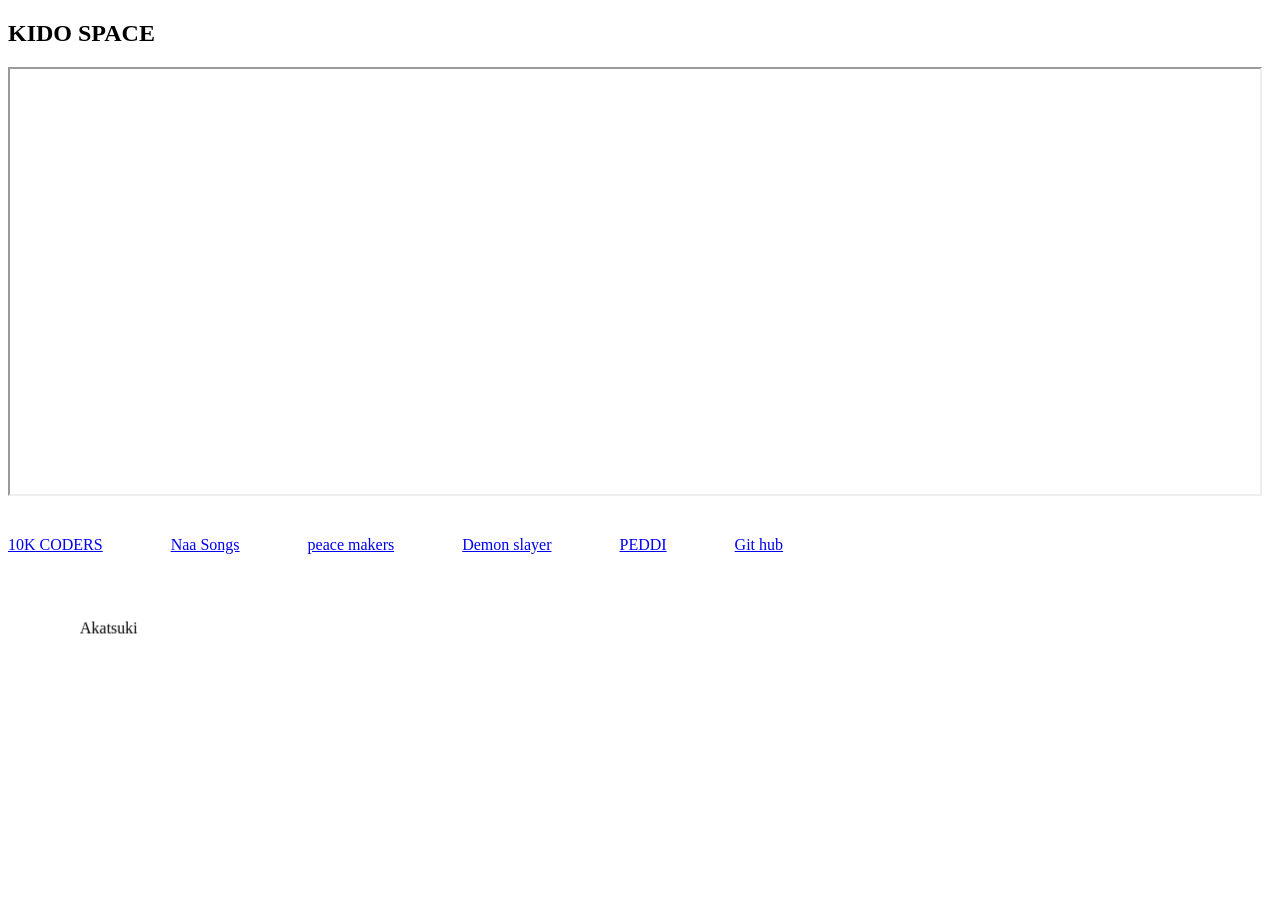
<file: IFRAME/index.html>
<!DOCTYPE html>
<html lang="en">
<head>
    <meta charset="UTF-8">
    <meta name="viewport" content="width=device-width, initial-scale=1.0">
    <title>iframes Website</title>
    <link rel="icon" type="image/png" href="https://i.pinimg.com/webp/1200x/10/b5/d0/10b5d08b263022144daae90cd8c76a3c.webp">
</head>
<body>
    <h2>KIDO SPACE</h2>
    <iframe src="https://www.10000coders.in/" Fframeborder="1px" height="425px" width="1250px" name="ifram"></iframe>
    <br><br><br>
    <a href="https://www.10000coders.in/" target="ifram">10K CODERS</a>&nbsp;&nbsp;&nbsp;&nbsp;&nbsp;&nbsp;&nbsp;&nbsp;&nbsp;&nbsp;&nbsp;&nbsp;&nbsp;&nbsp;&nbsp;&nbsp;
    <a href="https://naasongs.com.co/" target="ifram">Naa Songs</a>&nbsp;&nbsp;&nbsp;&nbsp;&nbsp;&nbsp;&nbsp;&nbsp;&nbsp;&nbsp;&nbsp;&nbsp;&nbsp;&nbsp;&nbsp;&nbsp;
    <a href="https://m.media-amazon.com/images/I/71Ie10rqcOL._AC_UF894,1000_QL80_.jpg" target="ifram">peace makers</a>&nbsp;&nbsp;&nbsp;&nbsp;&nbsp;&nbsp;&nbsp;&nbsp;&nbsp;&nbsp;&nbsp;&nbsp;&nbsp;&nbsp;&nbsp;&nbsp;
    <a href="./Demon Slayer Kimetsu no Yaiba Infinity Castle  MAIN TRAILER.mp4" target="ifram">Demon slayer</a>&nbsp;&nbsp;&nbsp;&nbsp;&nbsp;&nbsp;&nbsp;&nbsp;&nbsp;&nbsp;&nbsp;&nbsp;&nbsp;&nbsp;&nbsp;&nbsp;
    <a href="./Rai rai ra ra.mp3" target="ifram">PEDDI</a>&nbsp;&nbsp;&nbsp;&nbsp;&nbsp;&nbsp;&nbsp;&nbsp;&nbsp;&nbsp;&nbsp;&nbsp;&nbsp;&nbsp;&nbsp;&nbsp;
    <a href="https://github.com/abdulmuqeemshaik" target="ifram">Git hub</a>

    <br><br><br>
    <marquee behavior="alternate" direction="right" height="60px">
        <marquee behavior="alternate" direction="up" height="60px">Akatsuki</marquees>
    </marquee>
</body>
</html>
</file>
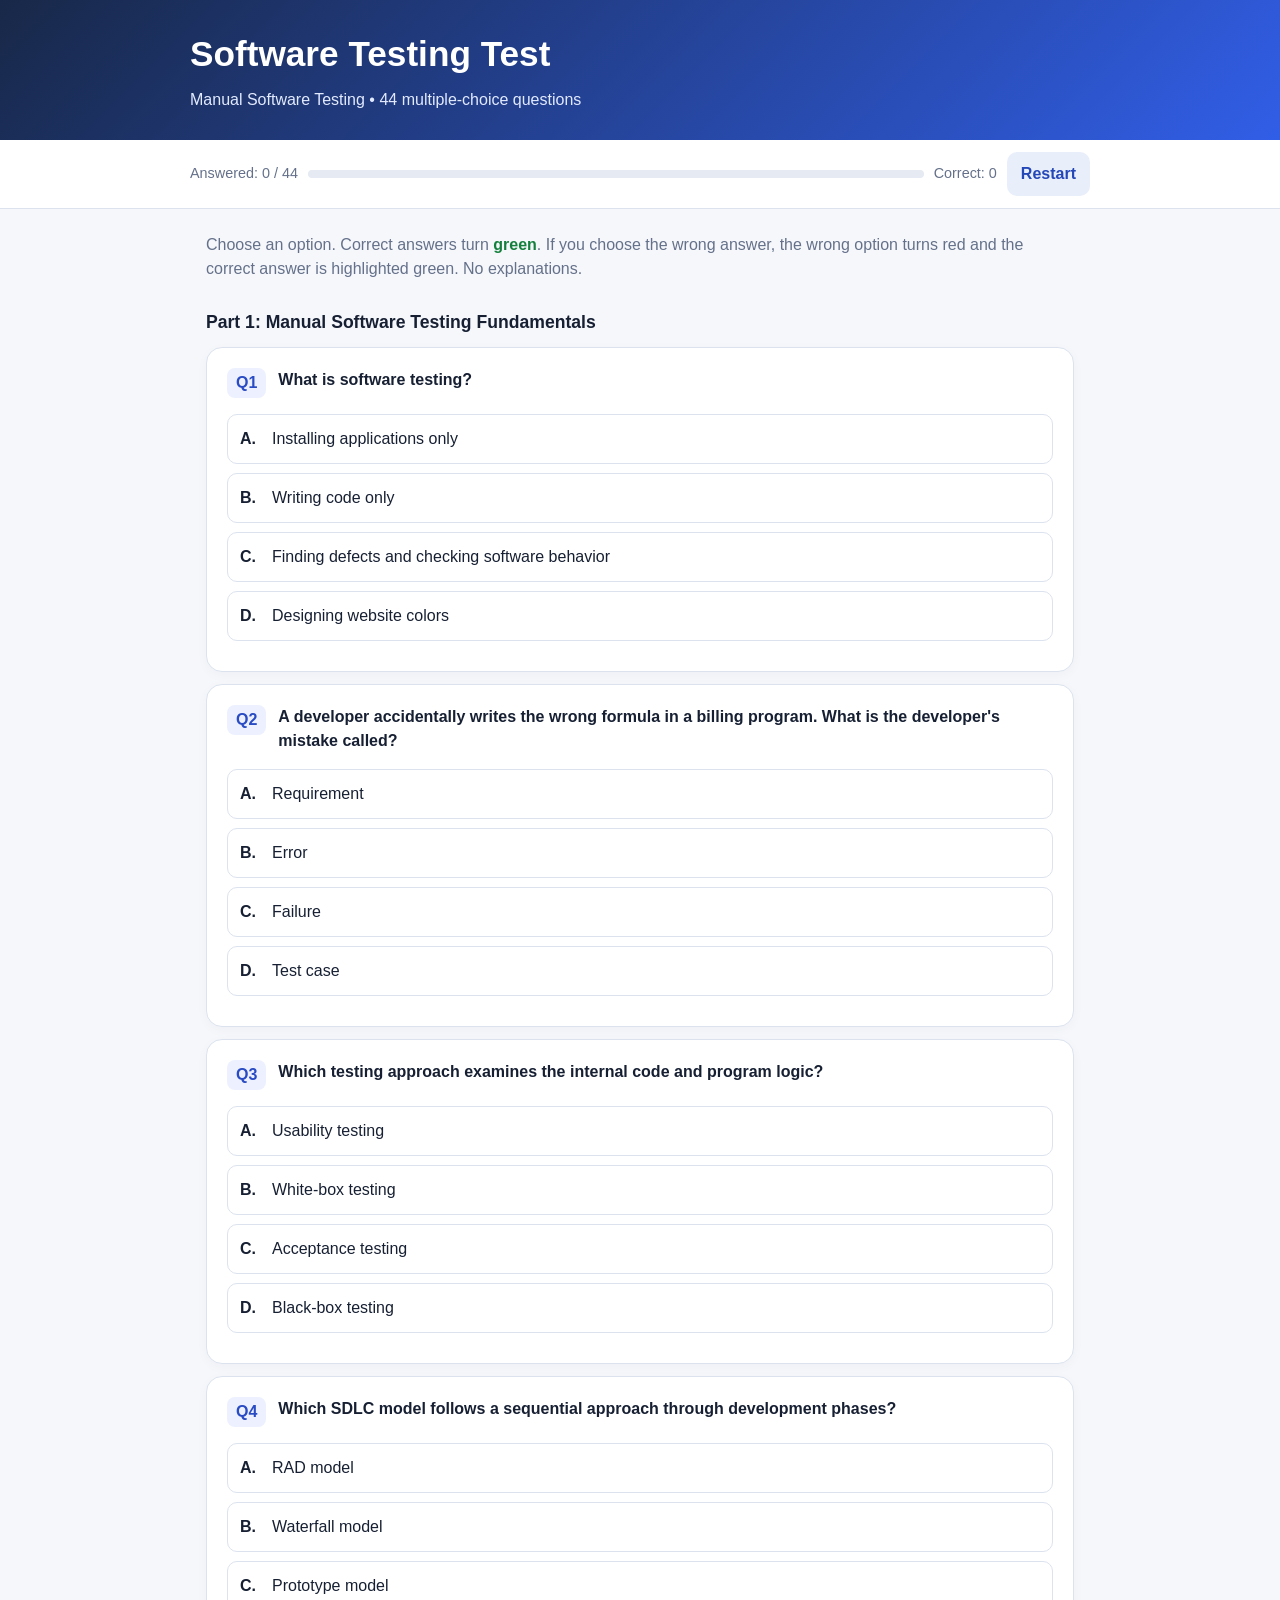
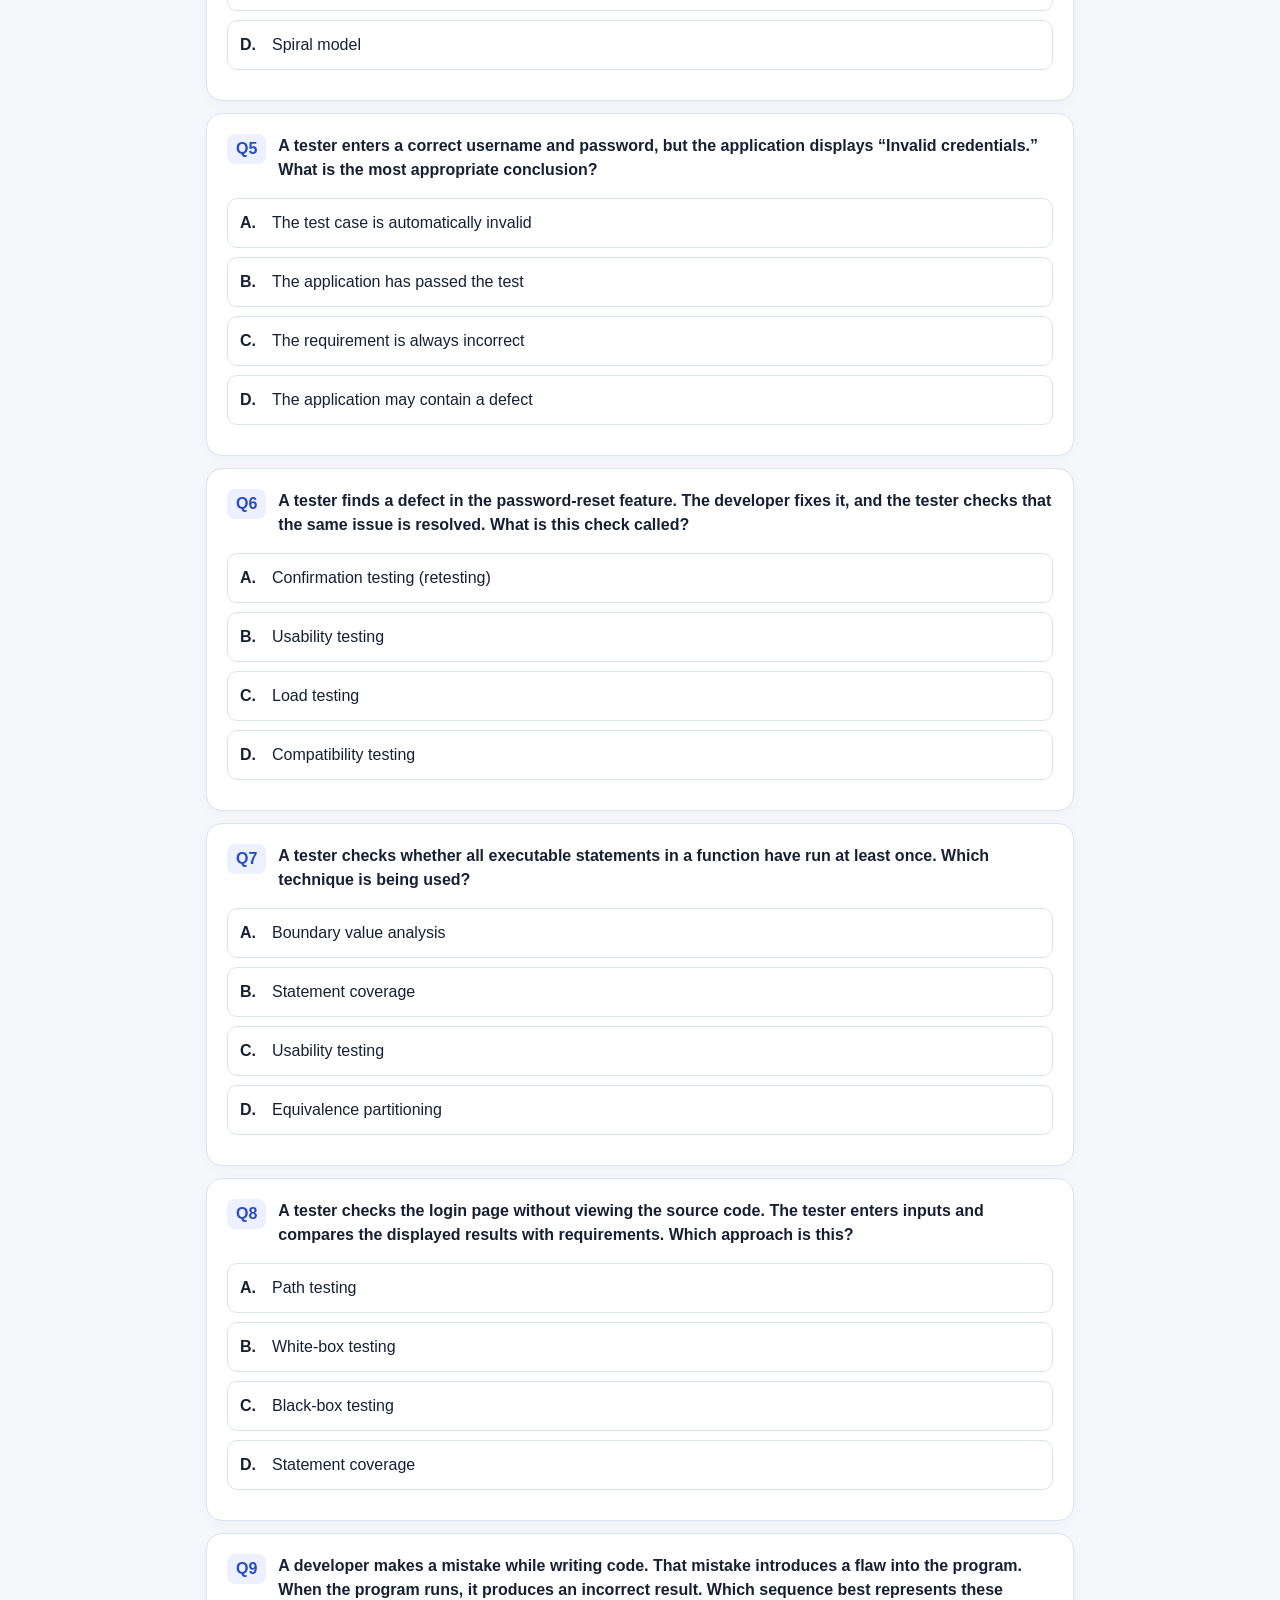
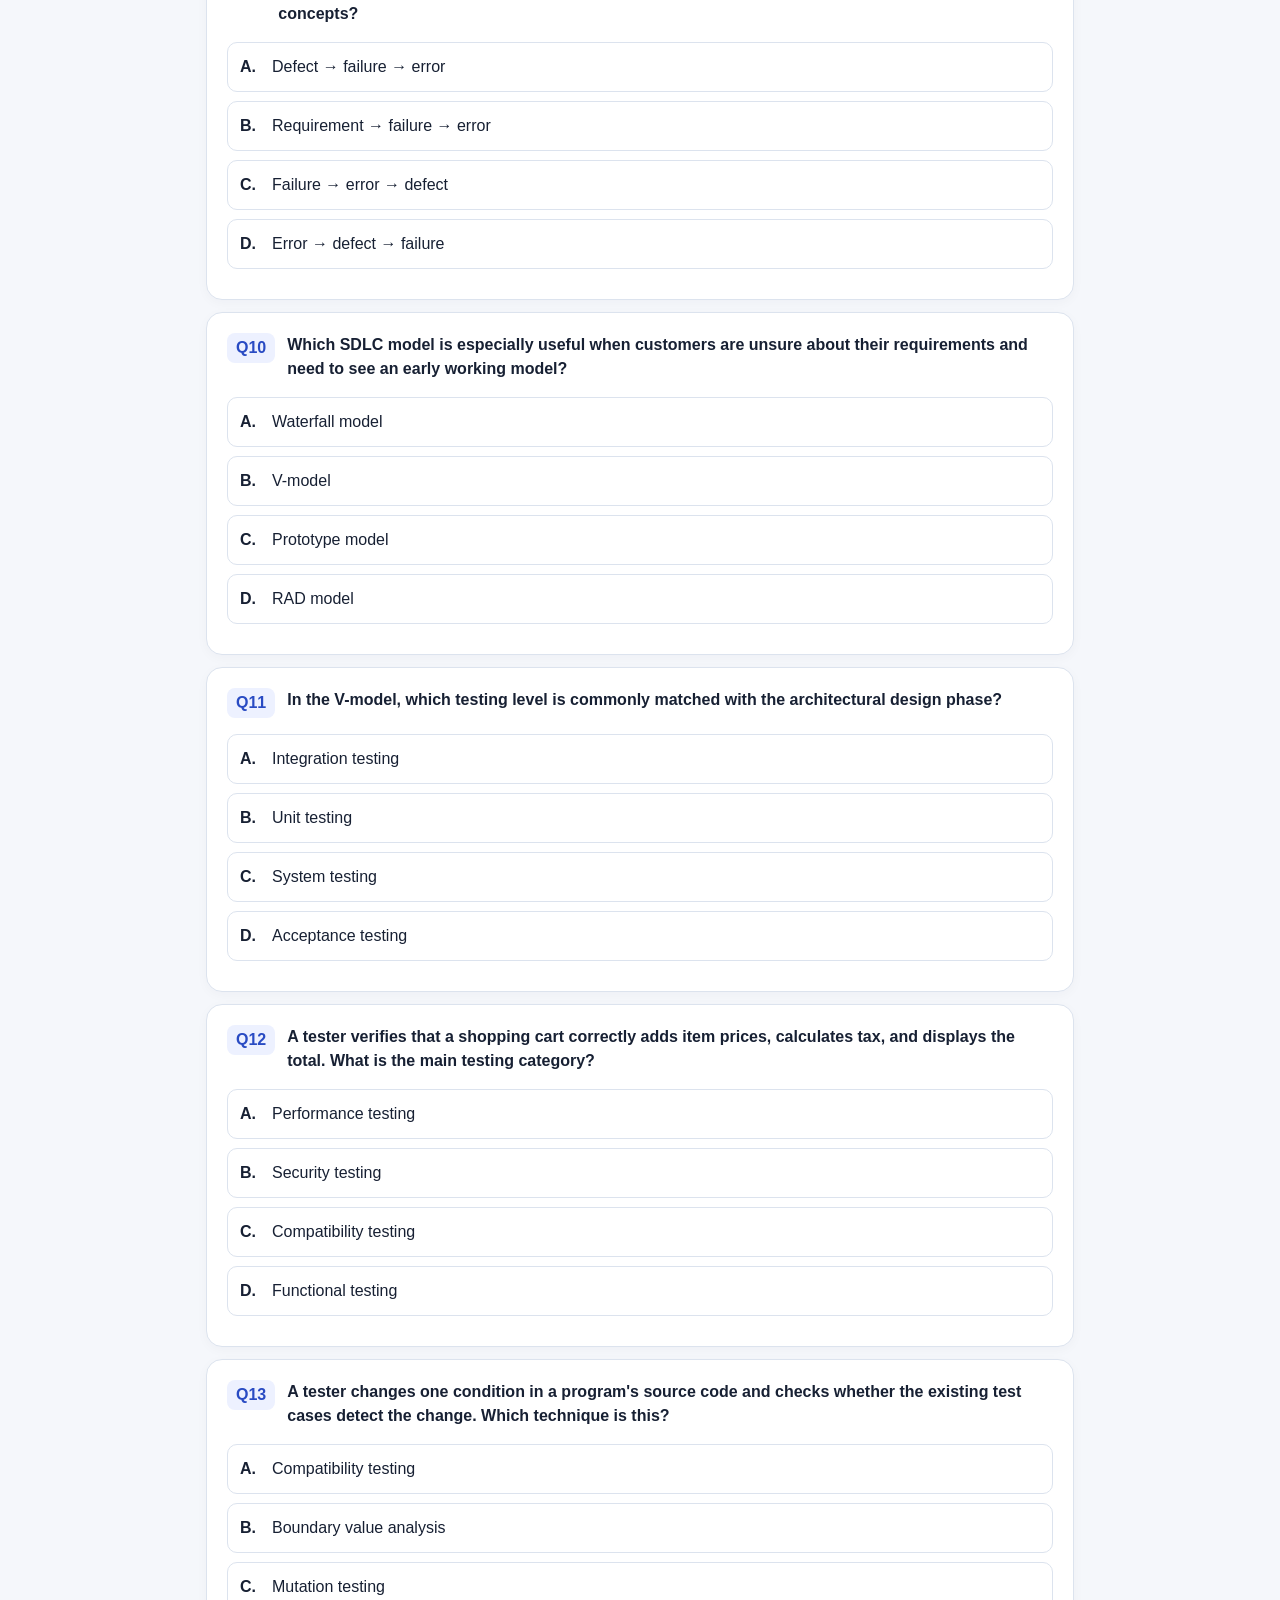
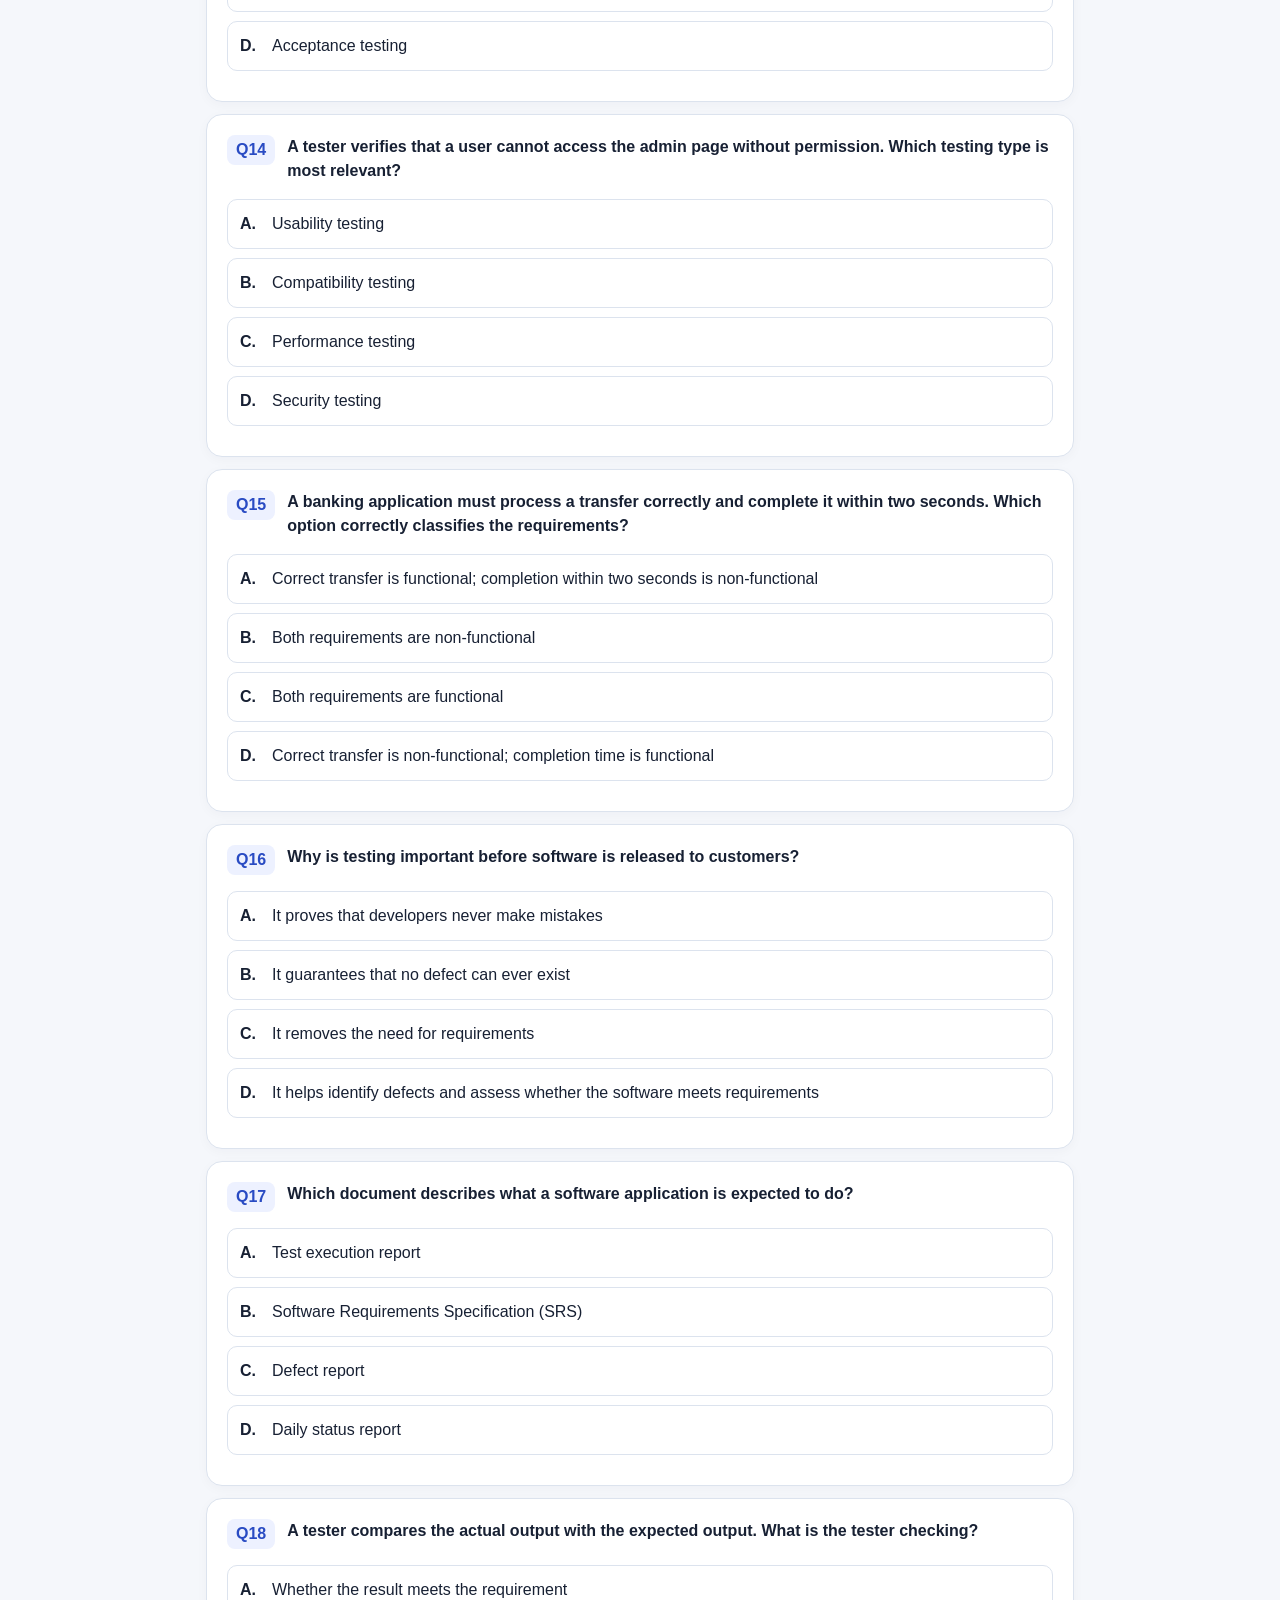
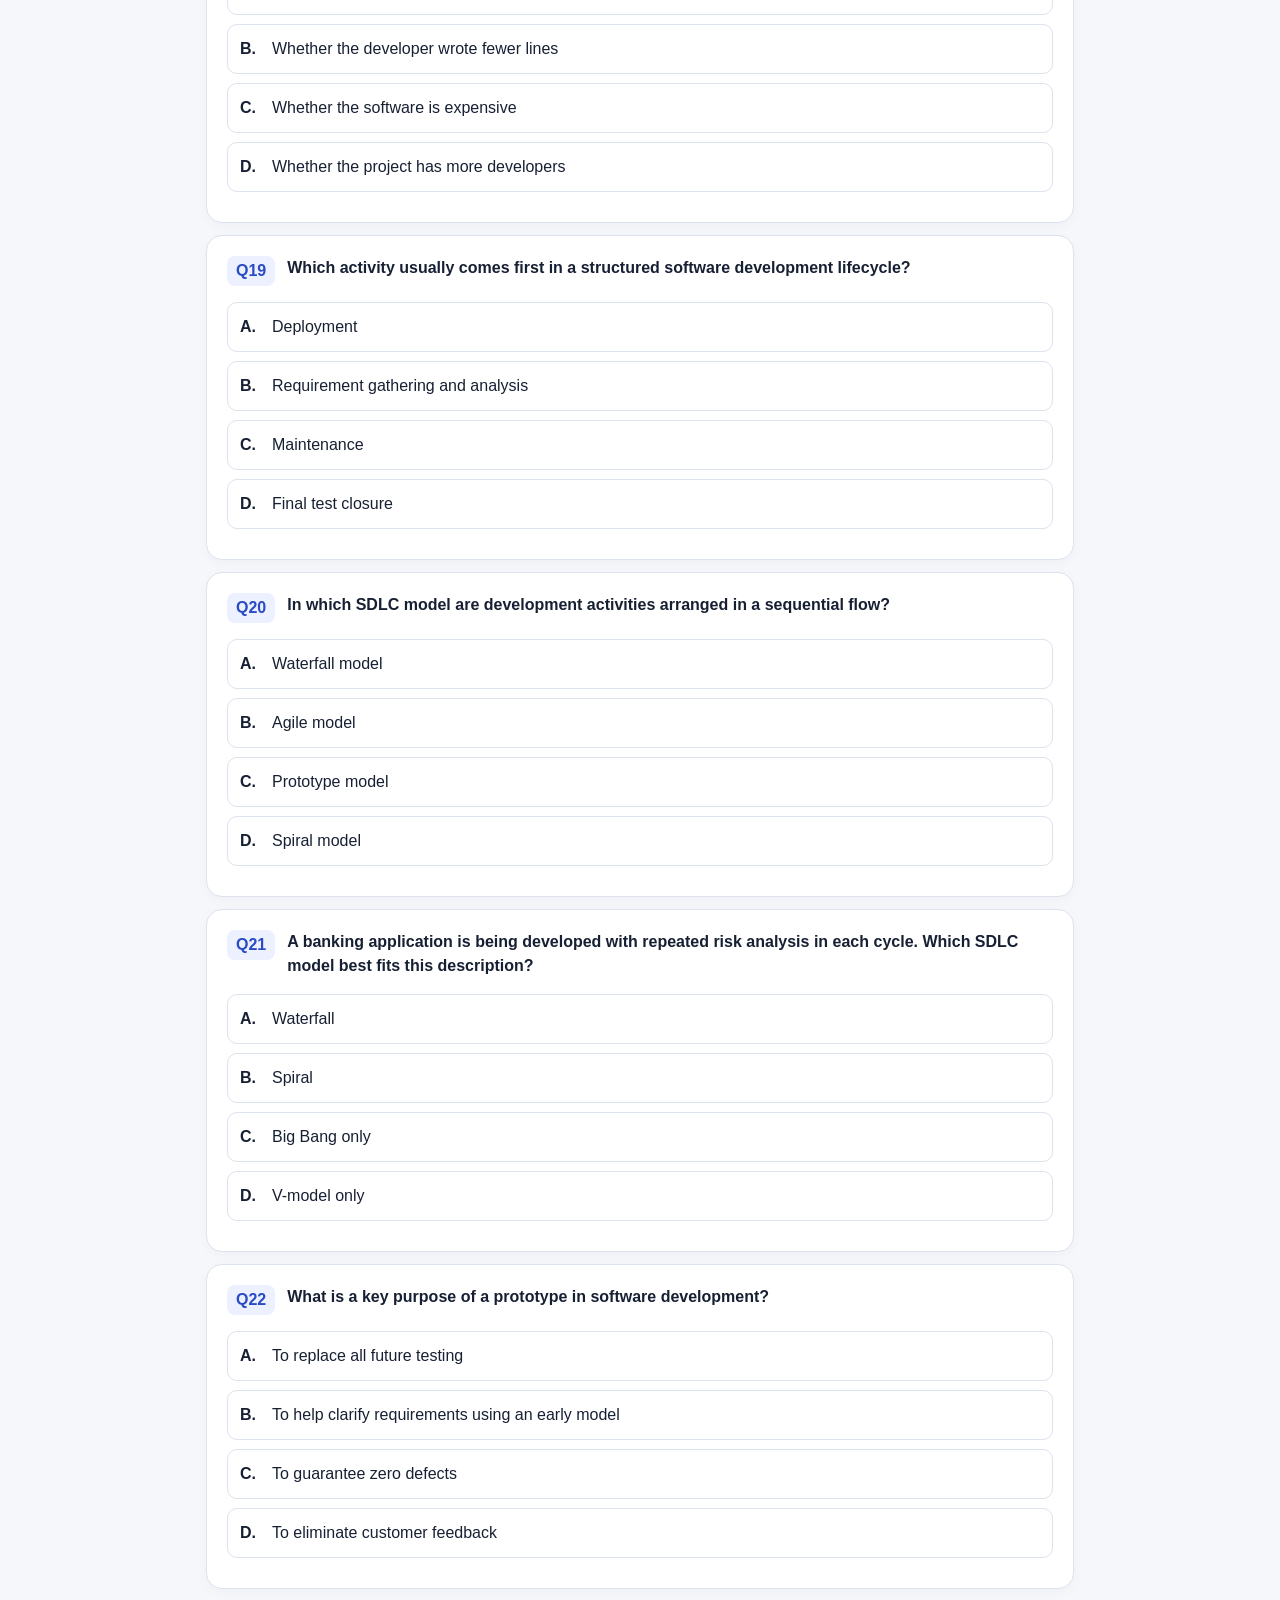
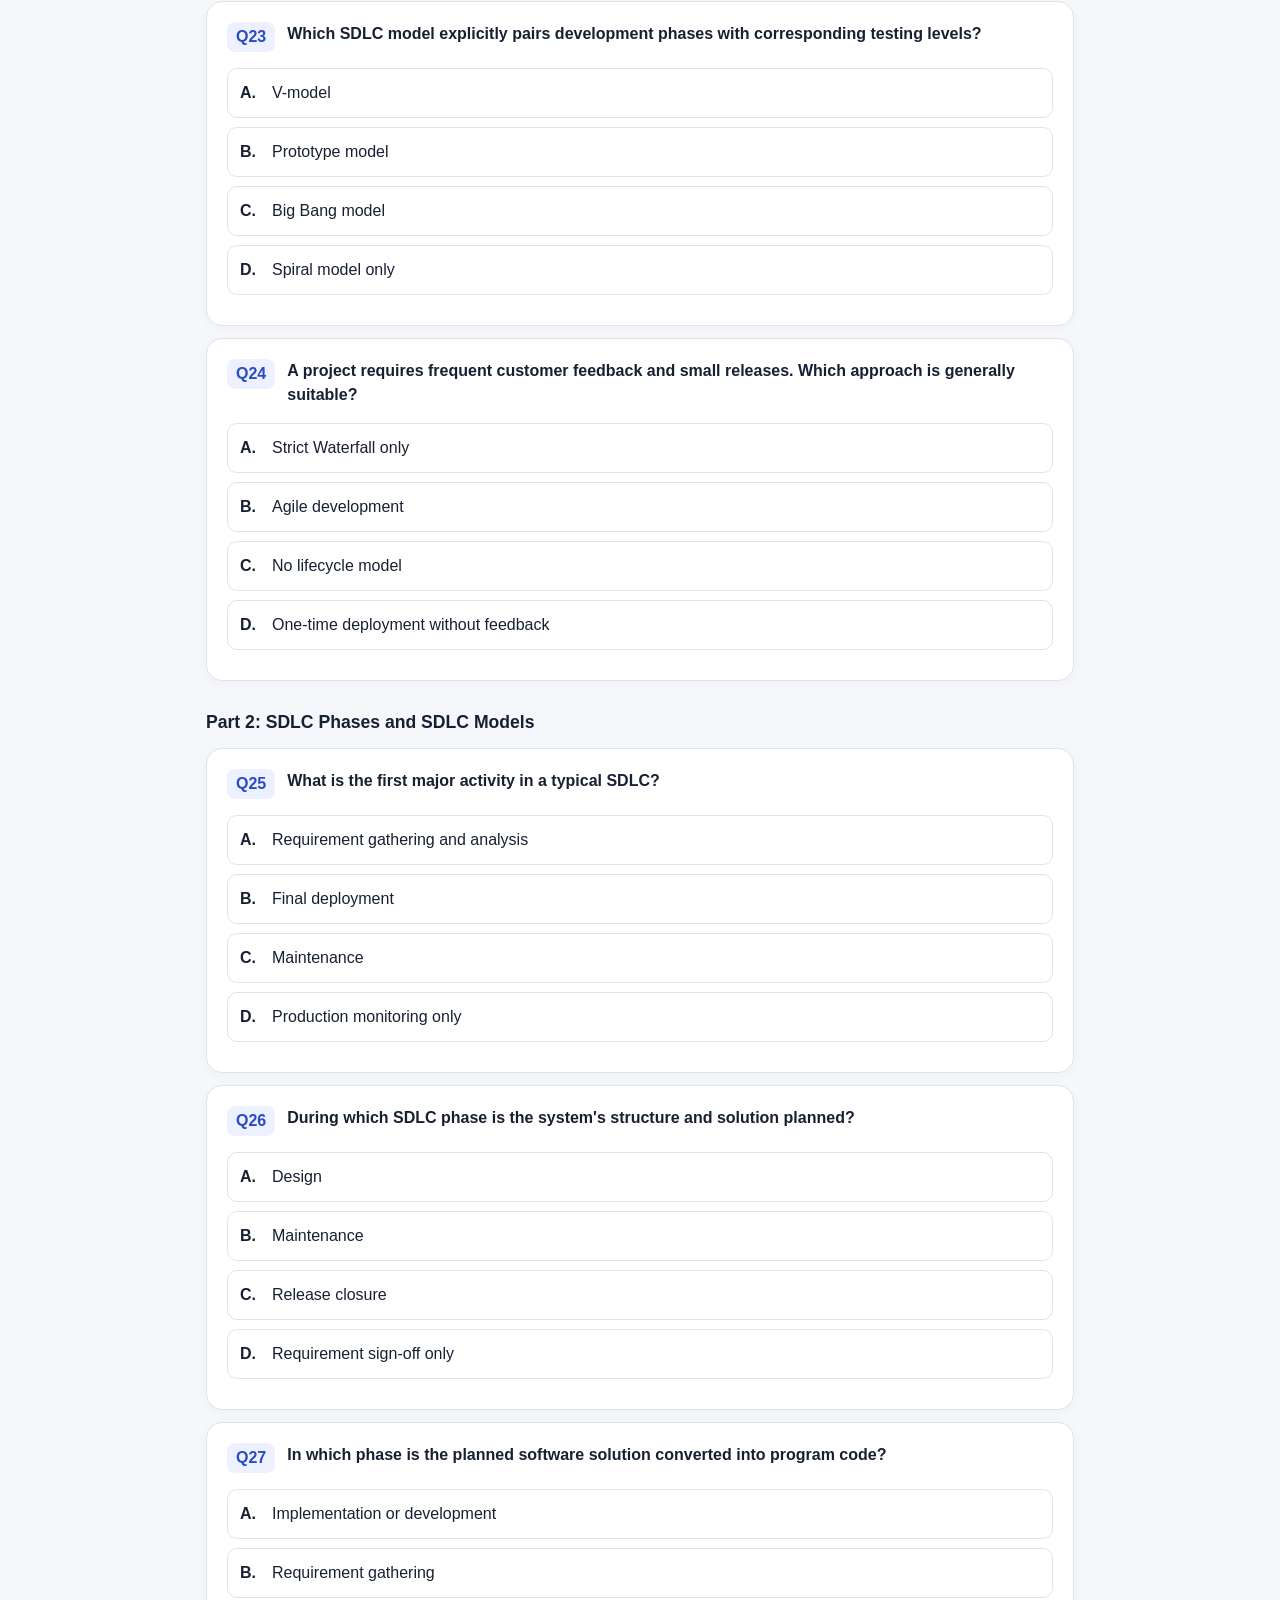
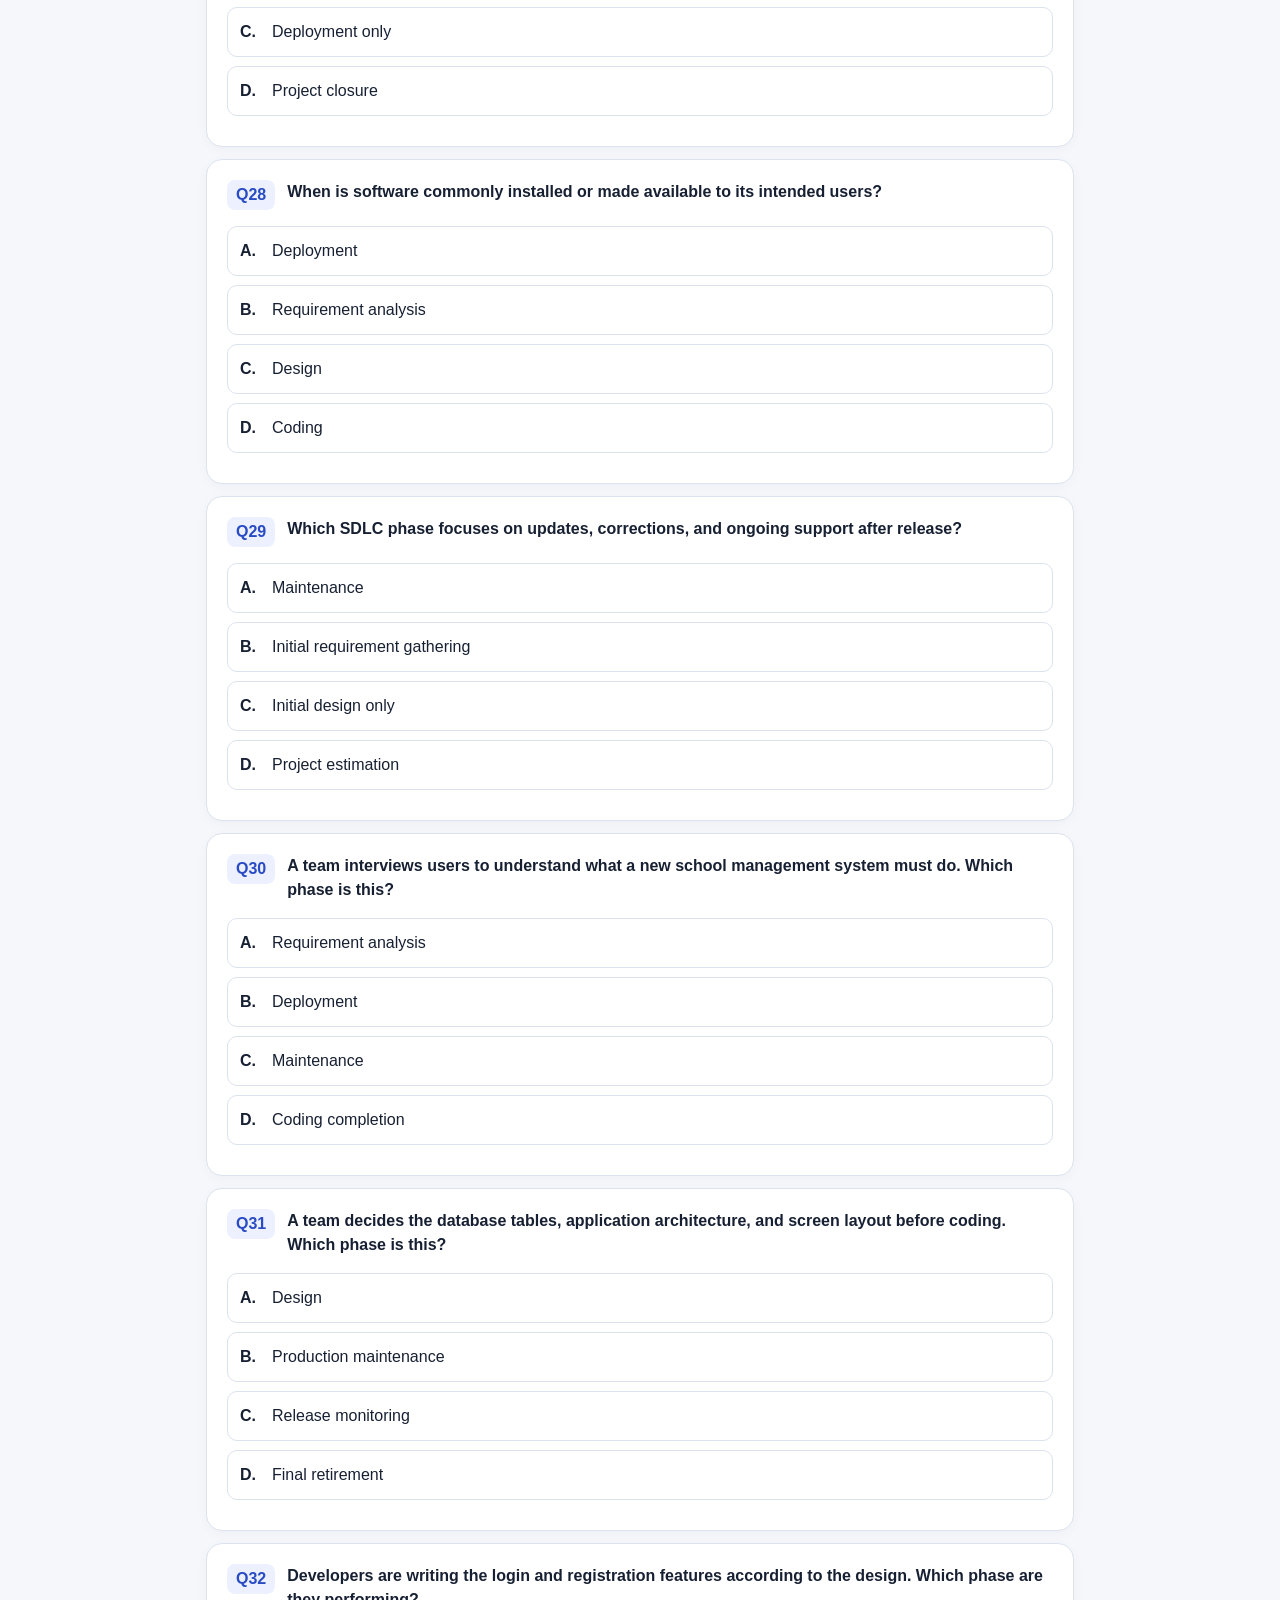
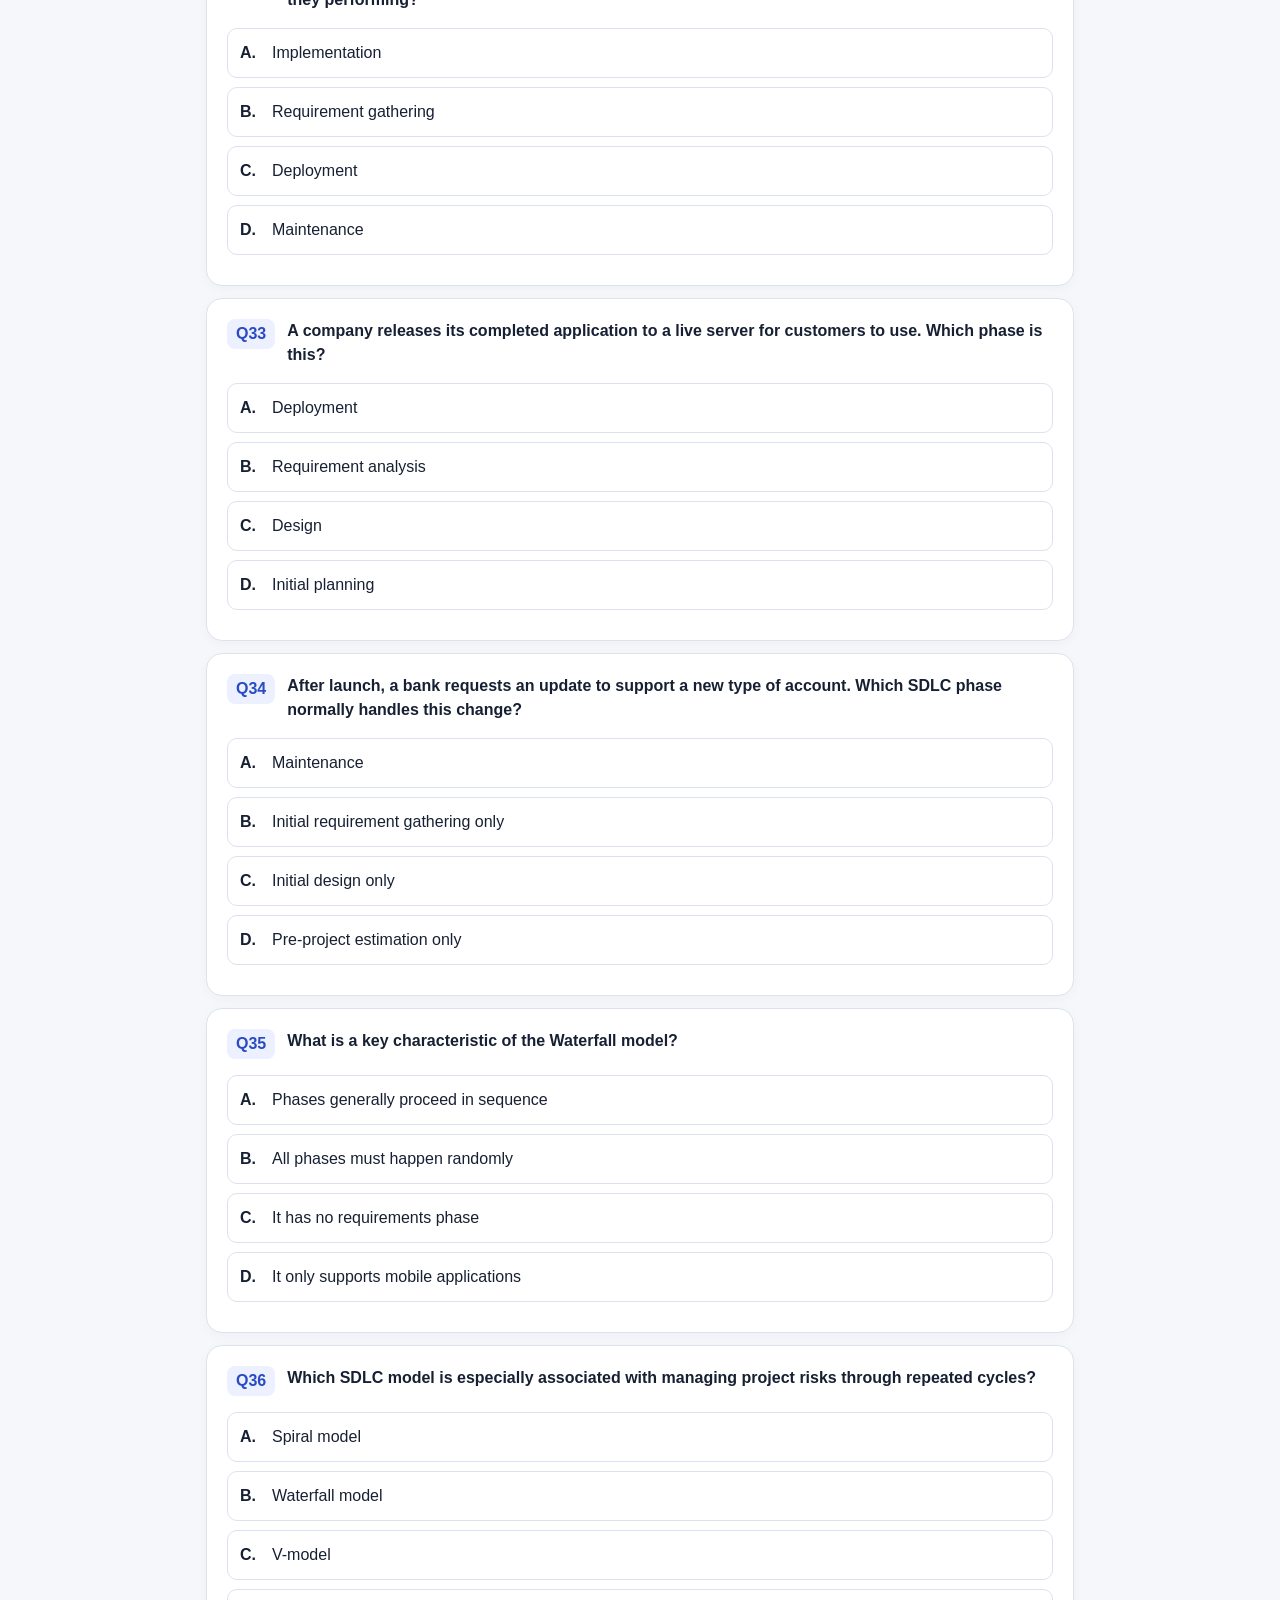
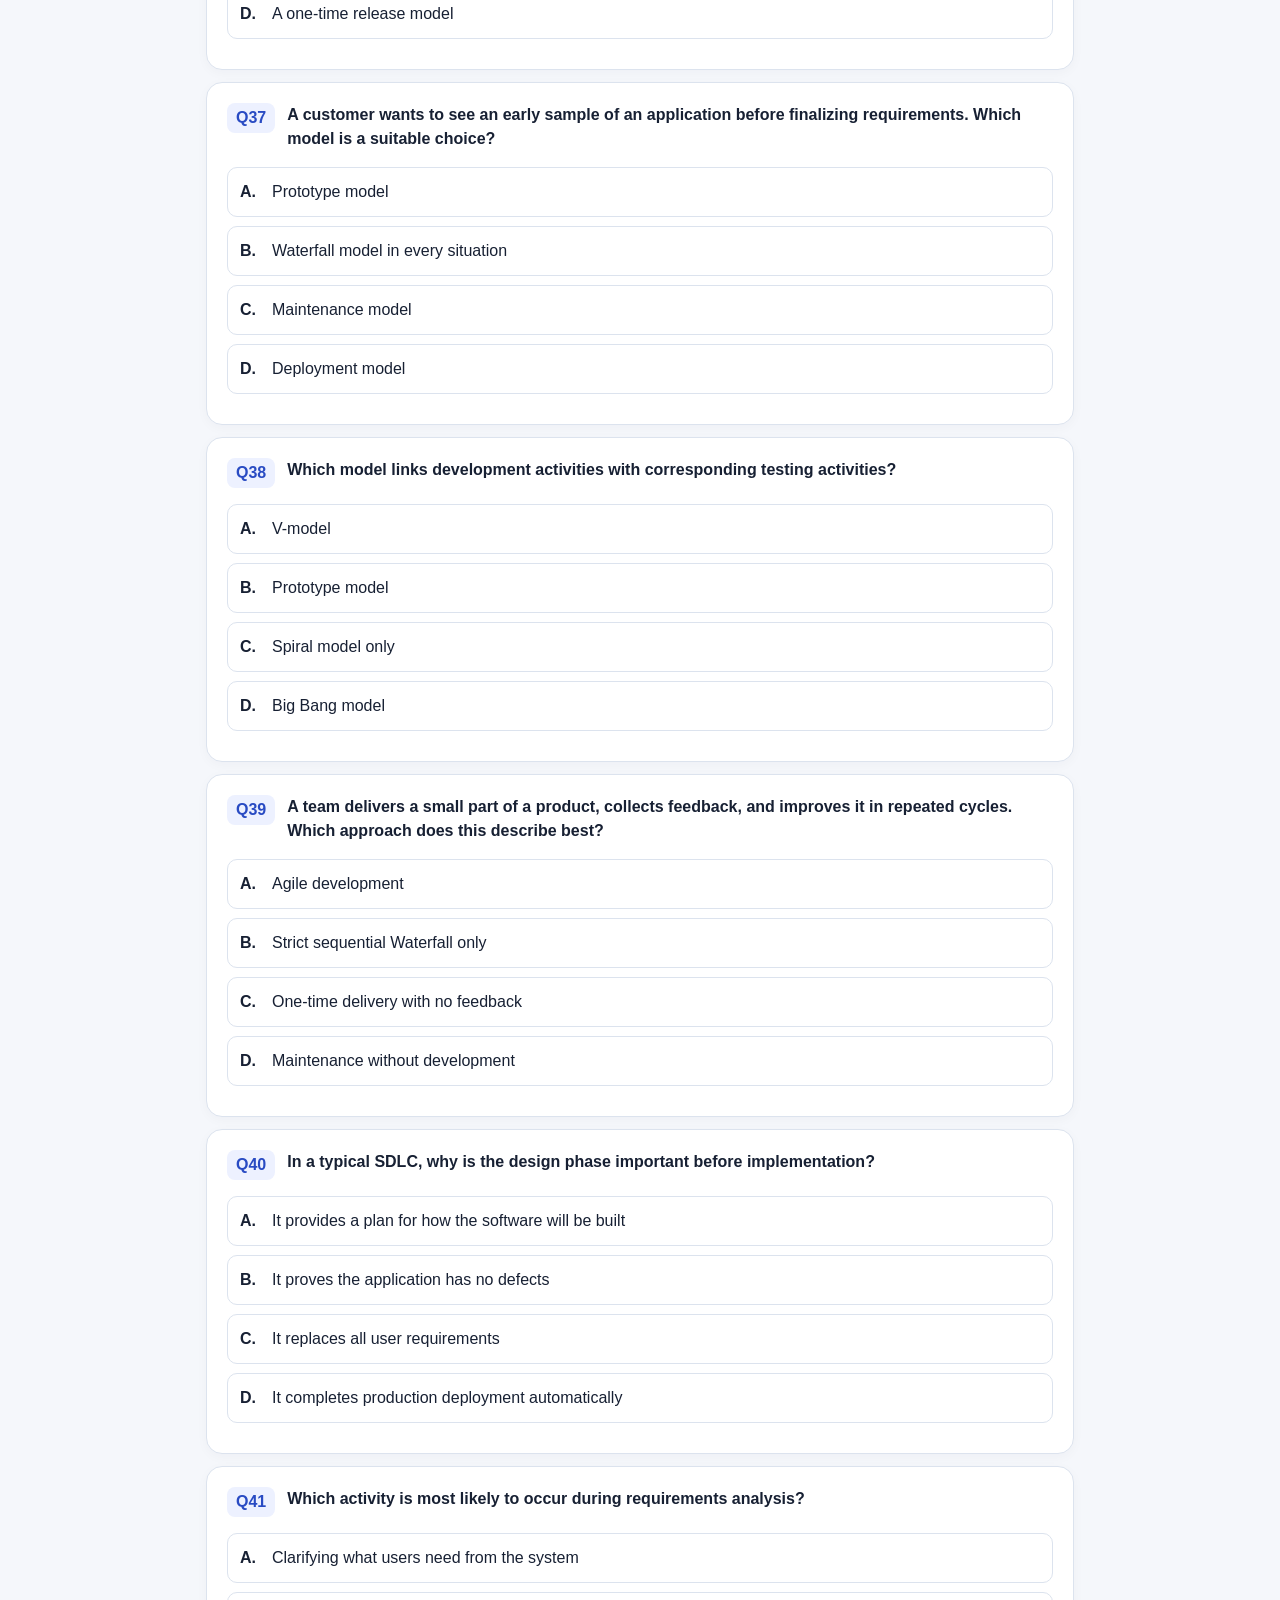
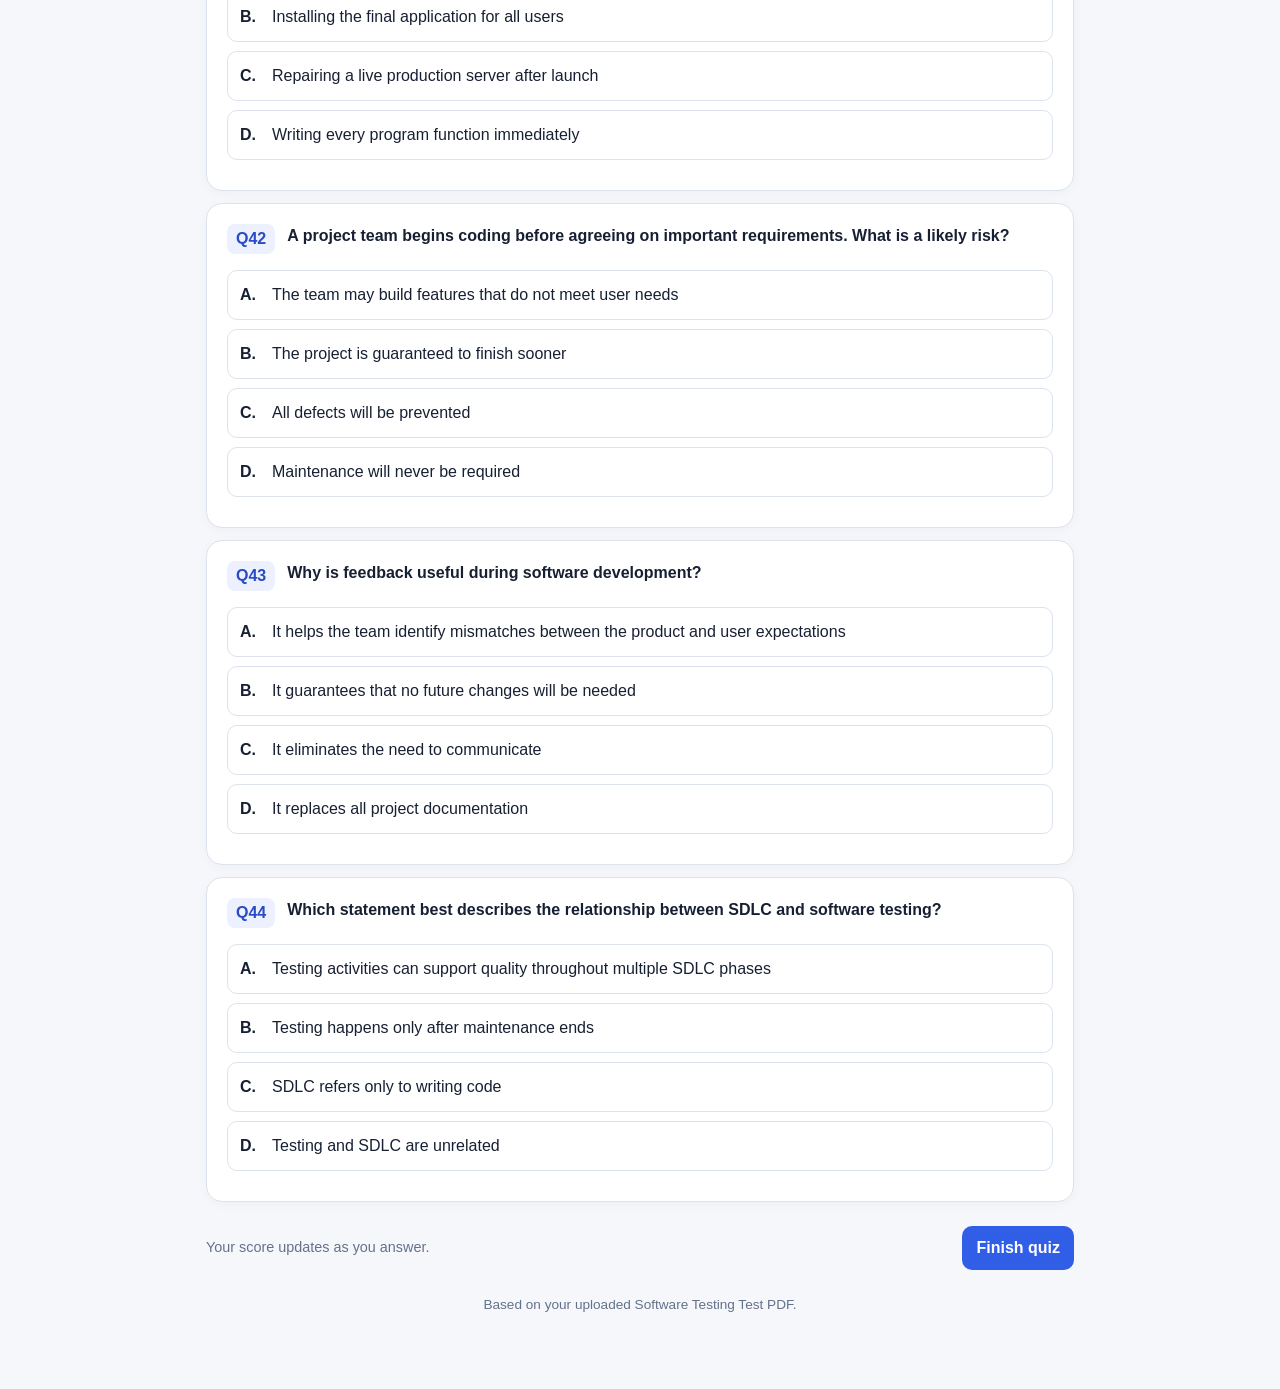
<file: SOFTWARE TESTING/index.html>
<!DOCTYPE html>
<html lang="en">
<head>
<meta charset="UTF-8">
<meta name="viewport" content="width=device-width, initial-scale=1.0">
<title>Software Testing MCQ Practice</title>
<style>
:root{--bg:#f5f7fb;--card:#fff;--text:#172033;--muted:#65718a;--border:#dce3ee;--blue:#315ee7;--green:#15803d;--greenbg:#dcfce7;--red:#b91c1c;--redbg:#fee2e2}
*{box-sizing:border-box}body{margin:0;background:var(--bg);font-family:Inter,Segoe UI,Arial,sans-serif;color:var(--text);line-height:1.5}
header{background:linear-gradient(135deg,#182848,#315ee7);color:white;padding:28px 18px}
.wrap{max-width:900px;margin:auto}h1{margin:0;font-size:clamp(1.5rem,4vw,2.2rem)}header p{margin:7px 0 0;color:#e2eaff}
.toolbar{position:sticky;top:0;z-index:3;background:#ffffffed;backdrop-filter:blur(10px);border-bottom:1px solid var(--border);padding:12px 16px}
.tools{display:flex;align-items:center;gap:10px;flex-wrap:wrap;max-width:900px;margin:auto}.progress{height:8px;background:#e5eaf3;border-radius:10px;overflow:hidden;flex:1;min-width:110px}.bar{height:100%;background:var(--blue);width:0;transition:width .2s}
.stat{font-size:.9rem;color:var(--muted);white-space:nowrap}button{font:inherit;cursor:pointer;border:0;border-radius:10px;padding:10px 14px;font-weight:650}.primary{background:var(--blue);color:white}.secondary{background:#e9eefb;color:#2447b8}
main{max-width:900px;margin:24px auto;padding:0 16px 50px}.intro{color:var(--muted);margin-bottom:18px}.section{font-size:1.1rem;margin:28px 0 12px}.question{background:var(--card);border:1px solid var(--border);border-radius:16px;padding:20px;margin:12px 0;box-shadow:0 3px 12px #17203308}.qtop{display:flex;gap:12px;align-items:flex-start}.num{background:#edf1ff;color:#294bc3;border-radius:8px;padding:3px 9px;font-weight:800;white-space:nowrap}.qtext{font-weight:700;flex:1}.options{display:grid;gap:9px;margin-top:16px}.option{display:flex;gap:10px;align-items:flex-start;text-align:left;width:100%;border:1px solid var(--border);background:white;color:var(--text);font-weight:500;padding:12px;border-radius:10px;transition:.15s}.option:hover:not(:disabled){border-color:#8198f4;background:#f7f8ff}.letter{font-weight:800;min-width:22px}.option.correct{background:var(--greenbg);border-color:#22a052;color:#14532d}.option.wrong{background:var(--redbg);border-color:#ef4444;color:#7f1d1d}.option:disabled{cursor:default}.feedback{font-size:.9rem;font-weight:700;margin-top:10px;min-height:0}.feedback.good{color:var(--green)}.feedback.bad{color:var(--red)}.bottom{display:flex;justify-content:space-between;gap:10px;align-items:center;flex-wrap:wrap;margin:24px 0}.result{display:none;background:white;border:1px solid var(--border);padding:22px;border-radius:16px;margin:18px 0}.result h2{margin-top:0}.scorebig{font-size:2rem;font-weight:850}.foot{color:var(--muted);font-size:.85rem;text-align:center;margin-top:25px}
@media(max-width:560px){.question{padding:15px}.tools{gap:7px}.stat{font-size:.8rem}button{padding:9px 11px}}
</style>
</head>
<body>
<header><div class="wrap"><h1>Software Testing Test</h1><p>Manual Software Testing • 44 multiple-choice questions</p></div></header>
<div class="toolbar"><div class="tools"><span class="stat" id="answered">Answered: 0 / 44</span><div class="progress"><div class="bar" id="bar"></div></div><span class="stat" id="liveScore">Correct: 0</span><button class="secondary" onclick="resetQuiz()">Restart</button></div></div>
<main><p class="intro">Choose an option. Correct answers turn <strong style="color:#15803d">green</strong>. If you choose the wrong answer, the wrong option turns red and the correct answer is highlighted green. No explanations.</p>
<div id="quiz"></div>
<div class="result" id="result"><h2>Quiz result</h2><div class="scorebig" id="finalScore"></div><p id="finalText"></p><button class="primary" onclick="resetQuiz()">Try again</button></div>
<div class="bottom"><span class="stat">Your score updates as you answer.</span><button class="primary" onclick="finishQuiz()">Finish quiz</button></div>
<div class="foot">Based on your uploaded Software Testing Test PDF.</div></main>
<script>
const sections = [
{title:"Part 1: Manual Software Testing Fundamentals", questions:[
["What is software testing?",["Installing applications only","Writing code only","Finding defects and checking software behavior","Designing website colors"],2],
["A developer accidentally writes the wrong formula in a billing program. What is the developer's mistake called?",["Requirement","Error","Failure","Test case"],1],
["Which testing approach examines the internal code and program logic?",["Usability testing","White-box testing","Acceptance testing","Black-box testing"],1],
["Which SDLC model follows a sequential approach through development phases?",["RAD model","Waterfall model","Prototype model","Spiral model"],1],
["A tester enters a correct username and password, but the application displays “Invalid credentials.” What is the most appropriate conclusion?",["The test case is automatically invalid","The application has passed the test","The requirement is always incorrect","The application may contain a defect"],3],
["A tester finds a defect in the password-reset feature. The developer fixes it, and the tester checks that the same issue is resolved. What is this check called?",["Confirmation testing (retesting)","Usability testing","Load testing","Compatibility testing"],0],
["A tester checks whether all executable statements in a function have run at least once. Which technique is being used?",["Boundary value analysis","Statement coverage","Usability testing","Equivalence partitioning"],1],
["A tester checks the login page without viewing the source code. The tester enters inputs and compares the displayed results with requirements. Which approach is this?",["Path testing","White-box testing","Black-box testing","Statement coverage"],2],
["A developer makes a mistake while writing code. That mistake introduces a flaw into the program. When the program runs, it produces an incorrect result. Which sequence best represents these concepts?",["Defect → failure → error","Requirement → failure → error","Failure → error → defect","Error → defect → failure"],3],
["Which SDLC model is especially useful when customers are unsure about their requirements and need to see an early working model?",["Waterfall model","V-model","Prototype model","RAD model"],2],
["In the V-model, which testing level is commonly matched with the architectural design phase?",["Integration testing","Unit testing","System testing","Acceptance testing"],0],
["A tester verifies that a shopping cart correctly adds item prices, calculates tax, and displays the total. What is the main testing category?",["Performance testing","Security testing","Compatibility testing","Functional testing"],3],
["A tester changes one condition in a program's source code and checks whether the existing test cases detect the change. Which technique is this?",["Compatibility testing","Boundary value analysis","Mutation testing","Acceptance testing"],2],
["A tester verifies that a user cannot access the admin page without permission. Which testing type is most relevant?",["Usability testing","Compatibility testing","Performance testing","Security testing"],3],
["A banking application must process a transfer correctly and complete it within two seconds. Which option correctly classifies the requirements?",["Correct transfer is functional; completion within two seconds is non-functional","Both requirements are non-functional","Both requirements are functional","Correct transfer is non-functional; completion time is functional"],0],
["Why is testing important before software is released to customers?",["It proves that developers never make mistakes","It guarantees that no defect can ever exist","It removes the need for requirements","It helps identify defects and assess whether the software meets requirements"],3],
["Which document describes what a software application is expected to do?",["Test execution report","Software Requirements Specification (SRS)","Defect report","Daily status report"],1],
["A tester compares the actual output with the expected output. What is the tester checking?",["Whether the result meets the requirement","Whether the developer wrote fewer lines","Whether the software is expensive","Whether the project has more developers"],0],
["Which activity usually comes first in a structured software development lifecycle?",["Deployment","Requirement gathering and analysis","Maintenance","Final test closure"],1],
["In which SDLC model are development activities arranged in a sequential flow?",["Waterfall model","Agile model","Prototype model","Spiral model"],0],
["A banking application is being developed with repeated risk analysis in each cycle. Which SDLC model best fits this description?",["Waterfall","Spiral","Big Bang only","V-model only"],1],
["What is a key purpose of a prototype in software development?",["To replace all future testing","To help clarify requirements using an early model","To guarantee zero defects","To eliminate customer feedback"],1],
["Which SDLC model explicitly pairs development phases with corresponding testing levels?",["V-model","Prototype model","Big Bang model","Spiral model only"],0],
["A project requires frequent customer feedback and small releases. Which approach is generally suitable?",["Strict Waterfall only","Agile development","No lifecycle model","One-time deployment without feedback"],1]
]},
{title:"Part 2: SDLC Phases and SDLC Models",questions:[
["What is the first major activity in a typical SDLC?",["Requirement gathering and analysis","Final deployment","Maintenance","Production monitoring only"],0],
["During which SDLC phase is the system's structure and solution planned?",["Design","Maintenance","Release closure","Requirement sign-off only"],0],
["In which phase is the planned software solution converted into program code?",["Implementation or development","Requirement gathering","Deployment only","Project closure"],0],
["When is software commonly installed or made available to its intended users?",["Deployment","Requirement analysis","Design","Coding"],0],
["Which SDLC phase focuses on updates, corrections, and ongoing support after release?",["Maintenance","Initial requirement gathering","Initial design only","Project estimation"],0],
["A team interviews users to understand what a new school management system must do. Which phase is this?",["Requirement analysis","Deployment","Maintenance","Coding completion"],0],
["A team decides the database tables, application architecture, and screen layout before coding. Which phase is this?",["Design","Production maintenance","Release monitoring","Final retirement"],0],
["Developers are writing the login and registration features according to the design. Which phase are they performing?",["Implementation","Requirement gathering","Deployment","Maintenance"],0],
["A company releases its completed application to a live server for customers to use. Which phase is this?",["Deployment","Requirement analysis","Design","Initial planning"],0],
["After launch, a bank requests an update to support a new type of account. Which SDLC phase normally handles this change?",["Maintenance","Initial requirement gathering only","Initial design only","Pre-project estimation only"],0],
["What is a key characteristic of the Waterfall model?",["Phases generally proceed in sequence","All phases must happen randomly","It has no requirements phase","It only supports mobile applications"],0],
["Which SDLC model is especially associated with managing project risks through repeated cycles?",["Spiral model","Waterfall model","V-model","A one-time release model"],0],
["A customer wants to see an early sample of an application before finalizing requirements. Which model is a suitable choice?",["Prototype model","Waterfall model in every situation","Maintenance model","Deployment model"],0],
["Which model links development activities with corresponding testing activities?",["V-model","Prototype model","Spiral model only","Big Bang model"],0],
["A team delivers a small part of a product, collects feedback, and improves it in repeated cycles. Which approach does this describe best?",["Agile development","Strict sequential Waterfall only","One-time delivery with no feedback","Maintenance without development"],0],
["In a typical SDLC, why is the design phase important before implementation?",["It provides a plan for how the software will be built","It proves the application has no defects","It replaces all user requirements","It completes production deployment automatically"],0],
["Which activity is most likely to occur during requirements analysis?",["Clarifying what users need from the system","Installing the final application for all users","Repairing a live production server after launch","Writing every program function immediately"],0],
["A project team begins coding before agreeing on important requirements. What is a likely risk?",["The team may build features that do not meet user needs","The project is guaranteed to finish sooner","All defects will be prevented","Maintenance will never be required"],0],
["Why is feedback useful during software development?",["It helps the team identify mismatches between the product and user expectations","It guarantees that no future changes will be needed","It eliminates the need to communicate","It replaces all project documentation"],0],
["Which statement best describes the relationship between SDLC and software testing?",["Testing activities can support quality throughout multiple SDLC phases","Testing happens only after maintenance ends","SDLC refers only to writing code","Testing and SDLC are unrelated"],0]
]}];
let answers={}, locked={};
function render(){const root=document.getElementById('quiz');root.innerHTML='';let n=0;sections.forEach((s,si)=>{const h=document.createElement('h2');h.className='section';h.textContent=s.title;root.appendChild(h);s.questions.forEach((q,qi)=>{n++;const questionNumber=n;const card=document.createElement('article');card.className='question';card.id='q'+questionNumber;const top=document.createElement('div');top.className='qtop';top.innerHTML='<span class="num">Q'+questionNumber+'</span><div class="qtext"></div>';top.querySelector('.qtext').textContent=q[0];card.appendChild(top);const opts=document.createElement('div');opts.className='options';q[1].forEach((opt,oi)=>{const b=document.createElement('button');b.className='option';b.type='button';b.innerHTML='<span class="letter">'+String.fromCharCode(65+oi)+'.</span><span></span>';b.children[1].textContent=opt;b.onclick=()=>choose(questionNumber,oi,q[2],opts,card);opts.appendChild(b)});card.appendChild(opts);const fb=document.createElement('div');fb.className='feedback';fb.id='fb'+questionNumber;card.appendChild(fb);root.appendChild(card)})});updateStats()}
function choose(n,choice,correct,opts,card){if(locked[n])return;locked[n]=true;answers[n]=choice===correct;[...opts.children].forEach((b,i)=>{b.disabled=true;if(i===correct)b.classList.add('correct');if(i===choice&&choice!==correct)b.classList.add('wrong')});const fb=document.getElementById('fb'+n);fb.textContent=choice===correct?'Correct':'Wrong';fb.className='feedback '+(choice===correct?'good':'bad');updateStats()}
function updateStats(){const total=44,done=Object.keys(locked).length,correct=Object.values(answers).filter(Boolean).length;document.getElementById('answered').textContent='Answered: '+done+' / '+total;document.getElementById('liveScore').textContent='Correct: '+correct;document.getElementById('bar').style.width=(done/total*100)+'%'}
function finishQuiz(){const done=Object.keys(locked).length,correct=Object.values(answers).filter(Boolean).length;const r=document.getElementById('result');r.style.display='block';document.getElementById('finalScore').textContent=correct+' / 44';document.getElementById('finalText').textContent='Answered: '+done+' of 44 • Incorrect: '+(done-correct)+' • Unanswered: '+(44-done);r.scrollIntoView({behavior:'smooth',block:'center'})}
function resetQuiz(){answers={};locked={};document.getElementById('result').style.display='none';render();window.scrollTo({top:0,behavior:'smooth'})}
render();
</script>
</body></html>
</file>
